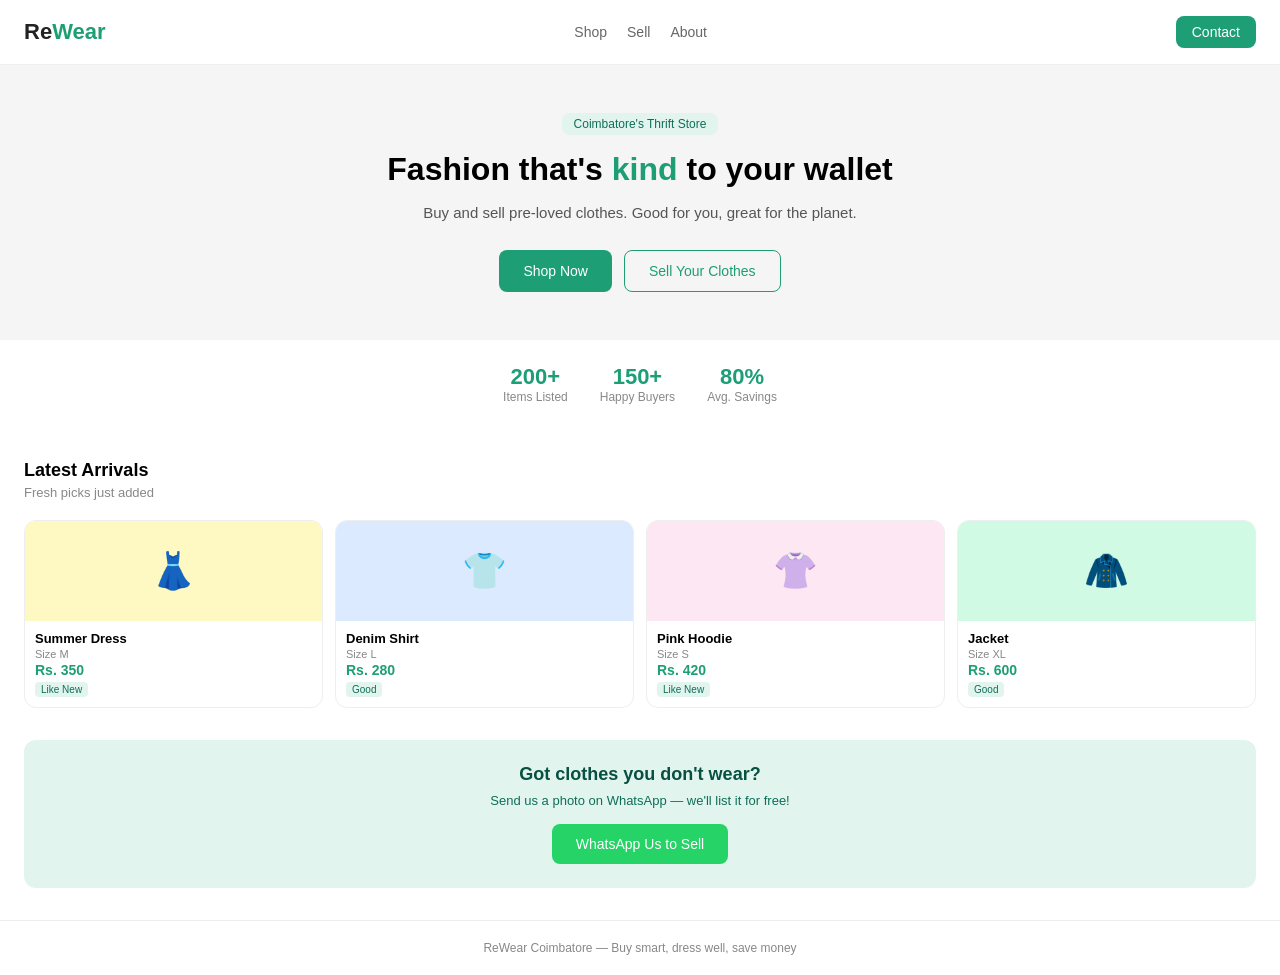
<file: index.html>
<!DOCTYPE html>
<html lang="en">

<head>
  <meta charset="UTF-8">
  <meta name="viewport" content="width=device-width, initial-scale=1.0">
  <title>ReWear - Coimbatore Thrift Store</title>
  <link rel="stylesheet" href="style.css">
</head>

<body>

  <!-- Navbar -->
  <nav class="nav">
    <div class="logo">Re<span>Wear</span></div>
    <div class="nav-links">
      <a href="shop.html">Shop</a>
      <a href="sell.html">Sell</a>
      <a href="about.html">About</a>
    </div>
    <button class="nav-btn">Contact</button>
  </nav>

  <!-- Hero -->
  <div class="hero">
    <div class="hero-tag">Coimbatore's Thrift Store</div>
    <h1>Fashion that's <span>kind</span> to your wallet</h1>
    <p>Buy and sell pre-loved clothes. Good for you, great for the planet.</p>
    <div class="hero-btns">
      <button class="btn-primary">Shop Now</button>
      <button class="btn-secondary">Sell Your Clothes</button>
    </div>
  </div>

  <!-- Stats -->
  <div class="stats">
    <div class="stat">
      <div class="stat-num">200+</div>
      <div class="stat-label">Items Listed</div>
    </div>
    <div class="stat">
      <div class="stat-num">150+</div>
      <div class="stat-label">Happy Buyers</div>
    </div>
    <div class="stat">
      <div class="stat-num">80%</div>
      <div class="stat-label">Avg. Savings</div>
    </div>
  </div>

  <!-- Latest Arrivals -->
  <div class="section">
    <div class="section-title">Latest Arrivals</div>
    <div class="section-sub">Fresh picks just added</div>
    <div class="clothes-grid">
      <div class="cloth-card">
        <div class="cloth-img" style="background:#FEF9C3;">👗</div>
        <div class="cloth-info">
          <div class="cloth-name">Summer Dress</div>
          <div class="cloth-size">Size M</div>
          <div class="cloth-price">Rs. 350</div>
          <div class="cloth-condition">Like New</div>
        </div>
      </div>
      <div class="cloth-card">
        <div class="cloth-img" style="background:#DBEAFE;">👕</div>
        <div class="cloth-info">
          <div class="cloth-name">Denim Shirt</div>
          <div class="cloth-size">Size L</div>
          <div class="cloth-price">Rs. 280</div>
          <div class="cloth-condition">Good</div>
        </div>
      </div>
      <div class="cloth-card">
        <div class="cloth-img" style="background:#FCE7F3;">👚</div>
        <div class="cloth-info">
          <div class="cloth-name">Pink Hoodie</div>
          <div class="cloth-size">Size S</div>
          <div class="cloth-price">Rs. 420</div>
          <div class="cloth-condition">Like New</div>
        </div>
      </div>
      <div class="cloth-card">
        <div class="cloth-img" style="background:#D1FAE5;">🧥</div>
        <div class="cloth-info">
          <div class="cloth-name">Jacket</div>
          <div class="cloth-size">Size XL</div>
          <div class="cloth-price">Rs. 600</div>
          <div class="cloth-condition">Good</div>
        </div>
      </div>
    </div>
  </div>

  <!-- Sell Section -->
  <div class="sell-section">
    <h2>Got clothes you don't wear?</h2>
    <p>Send us a photo on WhatsApp — we'll list it for free!</p>
    <button class="whatsapp-btn">WhatsApp Us to Sell</button>
  </div>

  <!-- Footer -->
  <div class="footer">
    ReWear Coimbatore &mdash; Buy smart, dress well, save money
  </div>

</body>

</html>
</file>
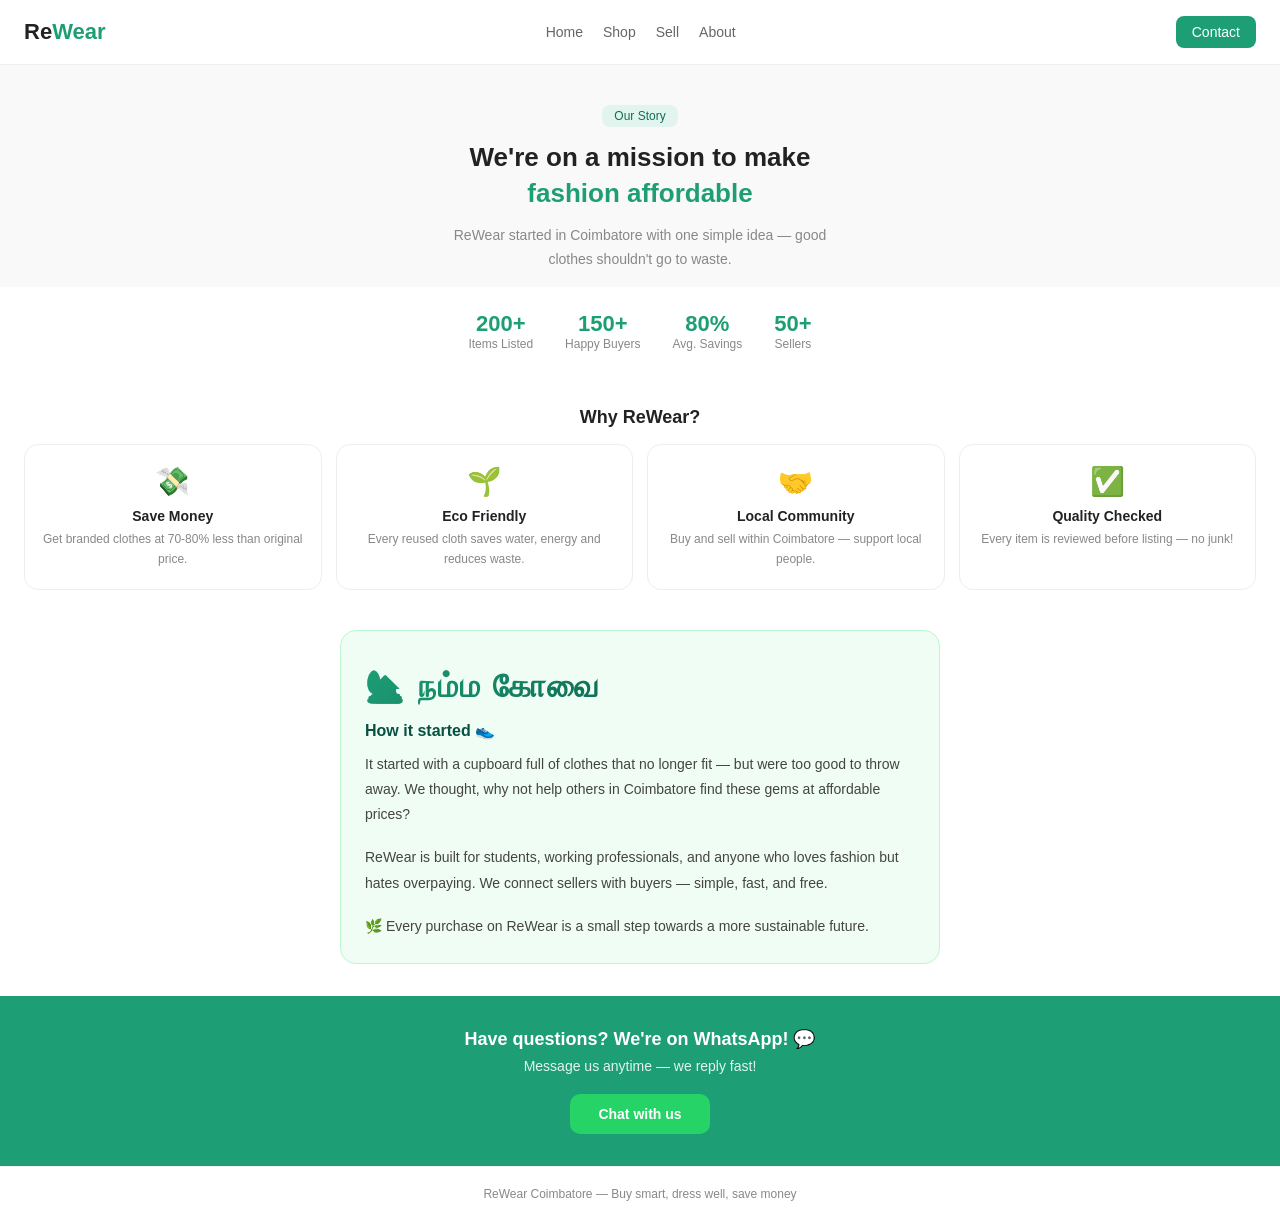
<file: about.html>
<!DOCTYPE html>
<html lang="en">

<head>
  <meta charset="UTF-8">
  <meta name="viewport" content="width=device-width, initial-scale=1.0">
  <title>ReWear - About Us</title>
  <link rel="stylesheet" href="style.css">
  <link rel="stylesheet" href="about.css">
</head>

<body>

  <!-- Navbar -->
  <nav class="nav">
    <div class="logo">Re<span>Wear</span></div>
    <div class="nav-links">
      <a href="index.html">Home</a>
      <a href="shop.html">Shop</a>
      <a href="sell.html">Sell</a>
      <a href="about.html">About</a>
    </div>
    <button class="nav-btn">Contact</button>
  </nav>

  <!-- Hero -->
  <div class="about-hero">
    <div class="about-tag">Our Story</div>
    <h1>We're on a mission to make <span>fashion affordable</span></h1>
    <p>ReWear started in Coimbatore with one simple idea — good clothes shouldn't go to waste.</p>
  </div>

  <!-- Stats -->
  <div class="stats">
    <div class="stat">
      <div class="stat-num">200+</div>
      <div class="stat-label">Items Listed</div>
    </div>
    <div class="stat">
      <div class="stat-num">150+</div>
      <div class="stat-label">Happy Buyers</div>
    </div>
    <div class="stat">
      <div class="stat-num">80%</div>
      <div class="stat-label">Avg. Savings</div>
    </div>
    <div class="stat">
      <div class="stat-num">50+</div>
      <div class="stat-label">Sellers</div>
    </div>
  </div>

  <!-- Why ReWear -->
  <div class="why-section">
    <div class="why-title">Why ReWear?</div>
    <div class="why-grid">
      <div class="why-card">
        <div class="why-icon">💸</div>
        <div class="why-name">Save Money</div>
        <div class="why-text">Get branded clothes at 70-80% less than original price.</div>
      </div>
      <div class="why-card">
        <div class="why-icon">🌱</div>
        <div class="why-name">Eco Friendly</div>
        <div class="why-text">Every reused cloth saves water, energy and reduces waste.</div>
      </div>
      <div class="why-card">
        <div class="why-icon">🤝</div>
        <div class="why-name">Local Community</div>
        <div class="why-text">Buy and sell within Coimbatore — support local people.</div>
      </div>
      <div class="why-card">
        <div class="why-icon">✅</div>
        <div class="why-name">Quality Checked</div>
        <div class="why-text">Every item is reviewed before listing — no junk!</div>
      </div>
    </div>
  </div>

  <!-- Our Story -->
  <div class="story-section">
    <div class="story-card">
      <div class="city-badge">🏡 நம்ம கோவை</div>
      <div class="story-title">How it started 👟</div>
      <p>It started with a cupboard full of clothes that no longer fit — but were too good to throw away. We thought,
        why not help others in Coimbatore find these gems at affordable prices?</p>
      <br>
      <p>ReWear is built for students, working professionals, and anyone who loves fashion but hates overpaying. We
        connect sellers with buyers — simple, fast, and free.</p>
      <br>
      <p>🌿 Every purchase on ReWear is a small step towards a more sustainable future.</p>
    </div>
  </div>

  <!-- Contact CTA -->
  <div class="contact-section">
    <h2>Have questions? We're on WhatsApp! 💬</h2>
    <p>Message us anytime — we reply fast!</p>
    <button class="whatsapp-btn" onclick="openWhatsApp()">Chat with us</button>
  </div>

  <!-- Footer -->
  <div class="footer">
    ReWear Coimbatore &mdash; Buy smart, dress well, save money
  </div>

  <script>
    function openWhatsApp() {
      const msg = "Hi ReWear! I have a question.";
      const url = `https://wa.me/916374521657?text=${encodeURIComponent(msg)}`;
      window.open(url, '_blank');
    }
  </script>

</body>

</html>
</file>
<file: style.css>
* {
    margin: 0;
    padding: 0;
    box-sizing: border-box;
}

body {
    font-family: Arial, sans-serif;
}

.nav {
    display: flex;
    justify-content: space-between;
    align-items: center;
    padding: 16px 24px;
    border-bottom: 1px solid #eee;
}

.logo {
    font-size: 22px;
    font-weight: bold;
    color: #222;
}

.logo span {
    color: #1D9E75;
}

.nav-links {
    display: flex;
    gap: 20px;
}

.nav-links a {
    font-size: 14px;
    color: #666;
    text-decoration: none;
}

.nav-btn {
    background: #1D9E75;
    color: white;
    border: none;
    padding: 8px 16px;
    border-radius: 8px;
    font-size: 14px;
    cursor: pointer;
}

.hero {
    padding: 48px 24px;
    text-align: center;
    background: #f5f5f5;
}

.hero-tag {
    display: inline-block;
    background: #E1F5EE;
    color: #0F6E56;
    font-size: 12px;
    padding: 4px 12px;
    border-radius: 8px;
    margin-bottom: 16px;
}

.hero h1 {
    font-size: 32px;
    font-weight: bold;
    margin-bottom: 12px;
}

.hero h1 span {
    color: #1D9E75;
}

.hero p {
    font-size: 15px;
    color: #555;
    max-width: 440px;
    margin: 0 auto 24px;
    line-height: 1.7;
}

.hero-btns {
    display: flex;
    gap: 12px;
    justify-content: center;
    flex-wrap: wrap;
}

.btn-primary {
    background: #1D9E75;
    color: white;
    border: none;
    padding: 12px 24px;
    border-radius: 8px;
    font-size: 14px;
    cursor: pointer;
}

.btn-secondary {
    background: transparent;
    color: #1D9E75;
    border: 1px solid #1D9E75;
    padding: 12px 24px;
    border-radius: 8px;
    font-size: 14px;
    cursor: pointer;
}

.stats {
    display: flex;
    justify-content: center;
    gap: 32px;
    padding: 24px;
    flex-wrap: wrap;
}

.stat {
    text-align: center;
}

.stat-num {
    font-size: 22px;
    font-weight: bold;
    color: #1D9E75;
}

.stat-label {
    font-size: 12px;
    color: #888;
}

.section {
    padding: 32px 24px;
}

.section-title {
    font-size: 18px;
    font-weight: bold;
    margin-bottom: 4px;
}

.section-sub {
    font-size: 13px;
    color: #888;
    margin-bottom: 20px;
}

.clothes-grid {
    display: grid;
    grid-template-columns: repeat(auto-fit, minmax(140px, 1fr));
    gap: 12px;
}

.cloth-card {
    background: white;
    border: 1px solid #eee;
    border-radius: 12px;
    overflow: hidden;
}

.cloth-img {
    height: 100px;
    display: flex;
    align-items: center;
    justify-content: center;
    font-size: 36px;
}

.cloth-info {
    padding: 10px;
}

.cloth-name {
    font-size: 13px;
    font-weight: bold;
}

.cloth-size {
    font-size: 11px;
    color: #888;
    margin: 2px 0;
}

.cloth-price {
    font-size: 14px;
    font-weight: bold;
    color: #1D9E75;
}

.cloth-condition {
    display: inline-block;
    font-size: 10px;
    background: #E1F5EE;
    color: #0F6E56;
    padding: 2px 6px;
    border-radius: 4px;
    margin-top: 4px;
}

.sell-section {
    background: #E1F5EE;
    border-radius: 12px;
    padding: 24px;
    text-align: center;
    margin: 0 24px 32px;
}

.sell-section h2 {
    font-size: 18px;
    font-weight: bold;
    color: #085041;
    margin-bottom: 8px;
}

.sell-section p {
    font-size: 13px;
    color: #0F6E56;
    margin-bottom: 16px;
}

.whatsapp-btn {
    display: inline-flex;
    align-items: center;
    gap: 8px;
    background: #25D366;
    color: white;
    border: none;
    padding: 12px 24px;
    border-radius: 8px;
    font-size: 14px;
    cursor: pointer;
}

.footer {
    border-top: 1px solid #eee;
    padding: 20px 24px;
    text-align: center;
    font-size: 12px;
    color: #888;
}
</file>
<file: about.css>
.about-hero {
    padding: 40px 24px 16px;
    text-align: center;
    background: #f9f9f9;
}

.about-tag {
    display: inline-block;
    background: #E1F5EE;
    color: #0F6E56;
    font-size: 12px;
    padding: 4px 12px;
    border-radius: 8px;
    margin-bottom: 12px;
}

.about-hero h1 {
    font-size: 26px;
    font-weight: bold;
    color: #222;
    max-width: 420px;
    margin: 0 auto 12px;
    line-height: 1.4;
}

.about-hero h1 span {
    color: #1D9E75;
}

.about-hero p {
    font-size: 14px;
    color: #888;
    max-width: 400px;
    margin: 0 auto;
    line-height: 1.7;
}

.why-section {
    padding: 32px 24px;
}

.why-title {
    font-size: 18px;
    font-weight: bold;
    color: #222;
    margin-bottom: 16px;
    text-align: center;
}

.why-grid {
    display: grid;
    grid-template-columns: repeat(auto-fit, minmax(150px, 1fr));
    gap: 14px;
}

.why-card {
    background: white;
    border: 1px solid #eee;
    border-radius: 14px;
    padding: 20px 16px;
    text-align: center;
}

.why-icon {
    font-size: 28px;
    margin-bottom: 10px;
}

.why-name {
    font-size: 14px;
    font-weight: bold;
    color: #222;
    margin-bottom: 6px;
}

.why-text {
    font-size: 12px;
    color: #888;
    line-height: 1.6;
}

.story-section {
    padding: 8px 24px 32px;
}

.story-card {
    background: #F0FDF4;
    border: 1px solid #BBF7D0;
    border-radius: 16px;
    padding: 24px;
    max-width: 600px;
    margin: 0 auto;
}

.story-title {
    font-size: 16px;
    font-weight: bold;
    color: #085041;
    margin-bottom: 12px;
}

.story-card p {
    font-size: 14px;
    color: #444;
    line-height: 1.8;
}

.contact-section {
    background: #1D9E75;
    padding: 32px 24px;
    text-align: center;
}

.contact-section h2 {
    font-size: 18px;
    font-weight: bold;
    color: white;
    margin-bottom: 8px;
}

.contact-section p {
    font-size: 14px;
    color: #E1F5EE;
    margin-bottom: 20px;
}

.whatsapp-btn {
    display: inline-flex;
    align-items: center;
    gap: 8px;
    background: #25D366;
    color: white;
    border: none;
    padding: 12px 28px;
    border-radius: 10px;
    font-size: 14px;
    font-weight: bold;
    cursor: pointer;
}

.whatsapp-btn:hover {
    background: #1ebe5d;
}

@import url('https://fonts.googleapis.com/css2?family=Catamaran:wght@700;900&display=swap');

.city-badge {
    display: inline-block;
    font-family: 'Catamaran', sans-serif;
    font-size: 32px;
    font-weight: 900;
    background: linear-gradient(135deg, #1D9E75, #0F6E56);
    -webkit-background-clip: text;
    -webkit-text-fill-color: transparent;
    background-clip: text;
    margin: 12px 0 16px;
    letter-spacing: 2px;
}
</file>
